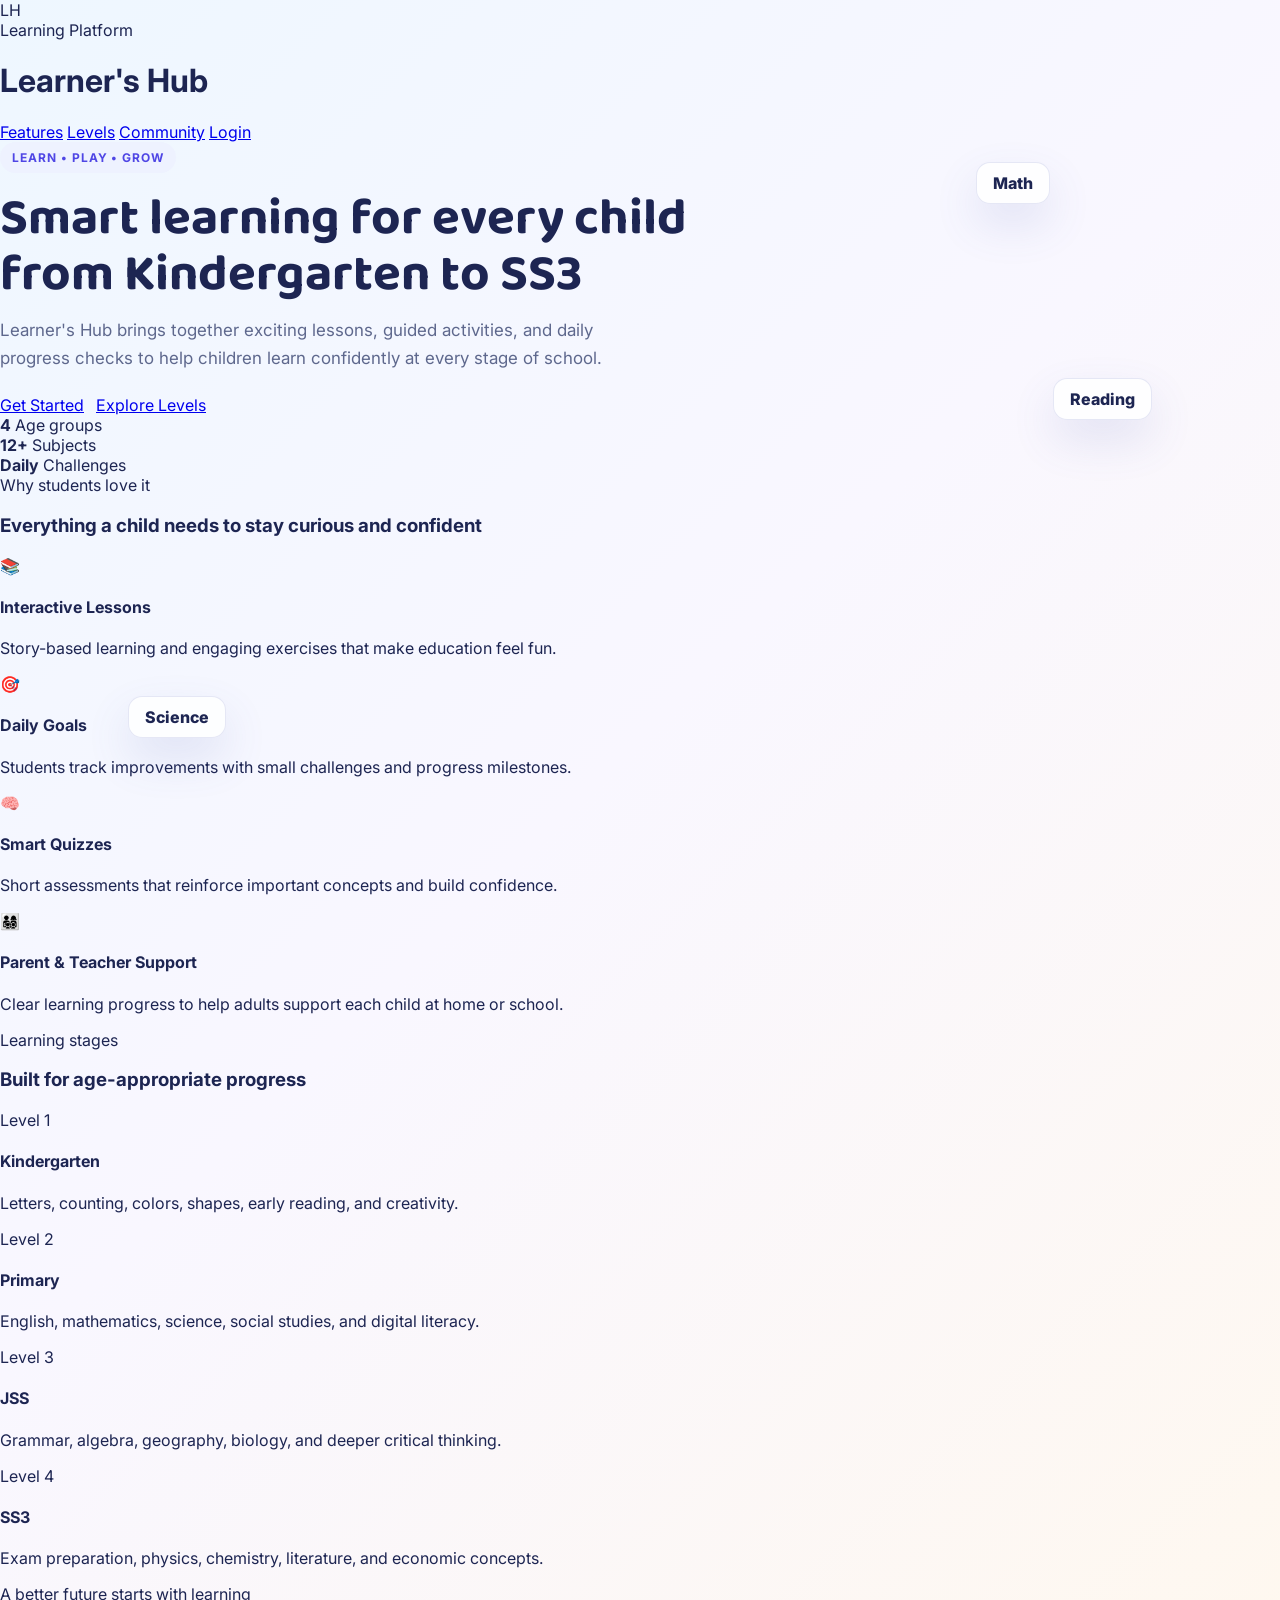
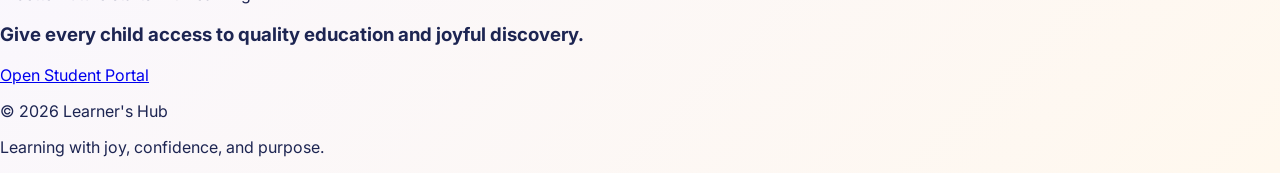
<file: index.html>
<!DOCTYPE html>
<html lang="en">
  <head>
    <meta charset="UTF-8" />
    <meta name="viewport" content="width=device-width, initial-scale=1.0" />
    <title>Learner's Hub | Learning for Every Child</title>
    <meta name="description" content="Learner's Hub is a colorful educational app for children from kindergarten through SS3 with interactive lessons, tests, and learning dashboards." />
    <link rel="preconnect" href="https://fonts.googleapis.com" />
    <link rel="preconnect" href="https://fonts.gstatic.com" crossorigin />
    <link href="https://fonts.googleapis.com/css2?family=Baloo+2:wght@400;600;700;800&family=Inter:wght@400;500;600;700;800&display=swap" rel="stylesheet" />
    <link rel="stylesheet" href="styles.css" />
  </head>
  <body class="landing-page">
    <header class="site-header">
      <div class="container nav-wrap">
        <div class="brand-box">
          <div class="brand-mark">LH</div>
          <div>
            <div class="brand-tag">Learning Platform</div>
            <h1>Learner's Hub</h1>
          </div>
        </div>

        <nav class="main-nav">
          <a href="#features">Features</a>
          <a href="#levels">Levels</a>
          <a href="#community">Community</a>
          <a href="login.html" class="nav-link-btn primary">Login</a>
        </nav>
      </div>
    </header>

    <main>
      <section class="hero container">
        <div class="hero-copy">
          <span class="tag">Learn • Play • Grow</span>
          <h2>Smart learning for every child from Kindergarten to SS3</h2>
          <p>
            Learner's Hub brings together exciting lessons, guided activities, and daily
            progress checks to help children learn confidently at every stage of school.
          </p>

          <div class="hero-actions">
            <a href="login.html" class="btn btn-primary">Get Started</a>
            <a href="#levels" class="btn btn-secondary">Explore Levels</a>
          </div>

          <div class="mini-stats">
            <div>
              <strong>4</strong>
              <span>Age groups</span>
            </div>
            <div>
              <strong>12+</strong>
              <span>Subjects</span>
            </div>
            <div>
              <strong>Daily</strong>
              <span>Challenges</span>
            </div>
          </div>
        </div>

        <div class="hero-visual" aria-hidden="true">
          <div class="floating-card card-one">Math</div>
          <div class="floating-card card-two">Science</div>
          <div class="floating-card card-three">Reading</div>
          <div class="globe-circle"></div>
          <div class="glow-ring"></div>
        </div>
      </section>

      <section id="features" class="container feature-section">
        <div class="section-heading">
          <span class="eyebrow">Why students love it</span>
          <h3>Everything a child needs to stay curious and confident</h3>
        </div>

        <div class="feature-grid">
          <article class="feature-card">
            <div class="feature-icon">📚</div>
            <h4>Interactive Lessons</h4>
            <p>Story-based learning and engaging exercises that make education feel fun.</p>
          </article>

          <article class="feature-card">
            <div class="feature-icon">🎯</div>
            <h4>Daily Goals</h4>
            <p>Students track improvements with small challenges and progress milestones.</p>
          </article>

          <article class="feature-card">
            <div class="feature-icon">🧠</div>
            <h4>Smart Quizzes</h4>
            <p>Short assessments that reinforce important concepts and build confidence.</p>
          </article>

          <article class="feature-card">
            <div class="feature-icon">👨‍👩‍👧‍👦</div>
            <h4>Parent & Teacher Support</h4>
            <p>Clear learning progress to help adults support each child at home or school.</p>
          </article>
        </div>
      </section>

      <section id="levels" class="container levels-section">
        <div class="section-heading">
          <span class="eyebrow">Learning stages</span>
          <h3>Built for age-appropriate progress</h3>
        </div>

        <div class="levels-grid">
          <div class="level-card pink">
            <span class="level-tag">Level 1</span>
            <h4>Kindergarten</h4>
            <p>Letters, counting, colors, shapes, early reading, and creativity.</p>
          </div>

          <div class="level-card green">
            <span class="level-tag">Level 2</span>
            <h4>Primary</h4>
            <p>English, mathematics, science, social studies, and digital literacy.</p>
          </div>

          <div class="level-card gold">
            <span class="level-tag">Level 3</span>
            <h4>JSS</h4>
            <p>Grammar, algebra, geography, biology, and deeper critical thinking.</p>
          </div>

          <div class="level-card blue">
            <span class="level-tag">Level 4</span>
            <h4>SS3</h4>
            <p>Exam preparation, physics, chemistry, literature, and economic concepts.</p>
          </div>
        </div>
      </section>

      <section id="community" class="container community-banner">
        <div>
          <span class="eyebrow">A better future starts with learning</span>
          <h3>Give every child access to quality education and joyful discovery.</h3>
        </div>
        <a href="login.html" class="btn btn-primary">Open Student Portal</a>
      </section>
    </main>

    <footer class="site-footer">
      <div class="container footer-wrap">
        <p>© 2026 Learner's Hub</p>
        <p>Learning with joy, confidence, and purpose.</p>
      </div>
    </footer>
  </body>
</html>
</file>
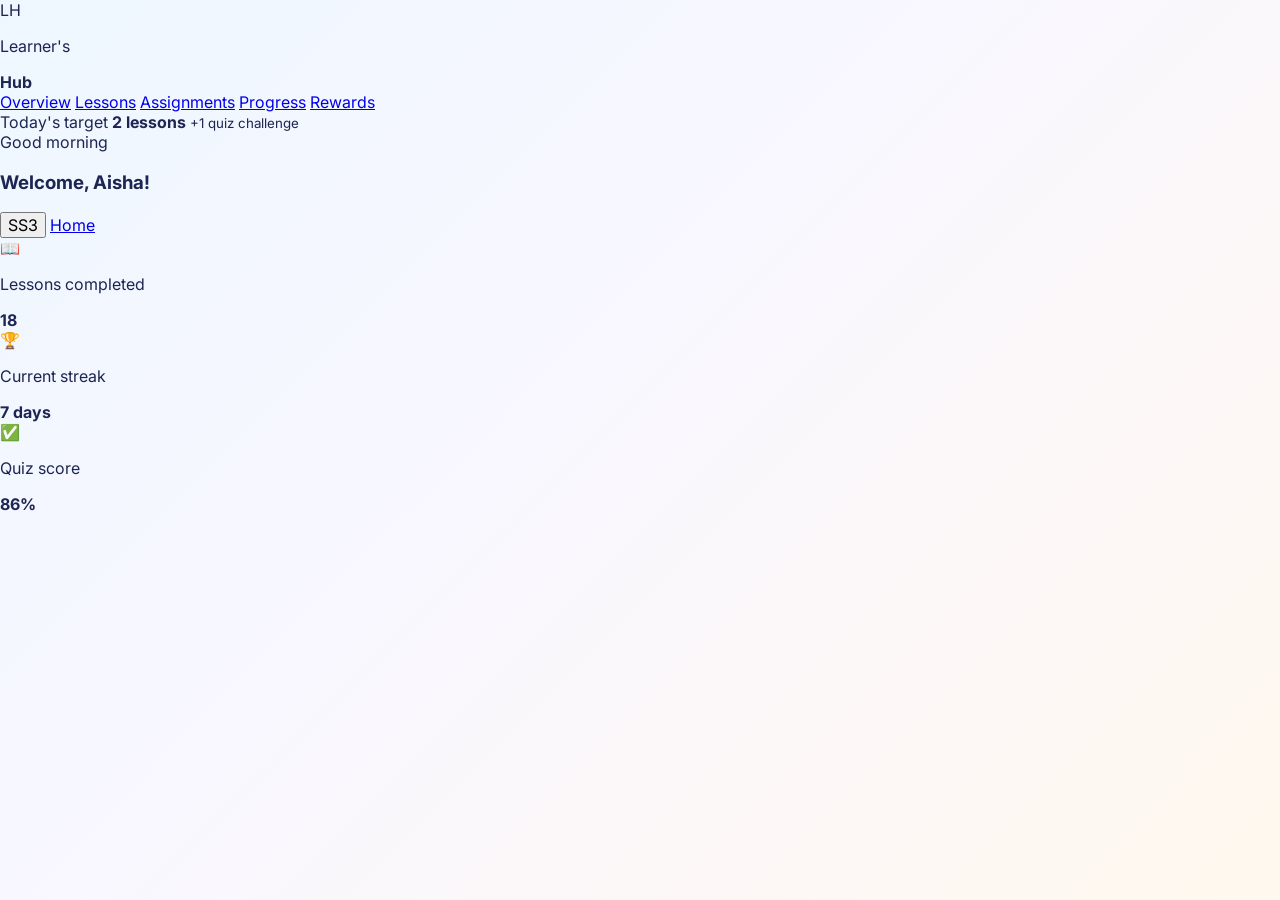
<file: dashboard.html>
<!DOCTYPE html>
<html lang="en">
  <head>
    <meta charset="UTF-8" />
    <meta name="viewport" content="width=device-width, initial-scale=1.0" />
    <title>Dashboard | Learner's Hub</title>
    <link rel="preconnect" href="https://fonts.googleapis.com" />
    <link rel="preconnect" href="https://fonts.gstatic.com" crossorigin />
    <link href="https://fonts.googleapis.com/css2?family=Baloo+2:wght@400;600;700;800&family=Inter:wght@400;500;600;700;800&display=swap" rel="stylesheet" />
    <link rel="stylesheet" href="styles.css" />
  </head>
  <body class="dashboard-page">
    <div class="dashboard-shell">
      <aside class="sidebar">
        <div class="sidebar-brand">
          <div class="brand-mark">LH</div>
          <div>
            <p>Learner's</p>
            <strong>Hub</strong>
          </div>
        </div>

        <nav class="sidebar-nav">
          <a href="#" class="active">Overview</a>
          <a href="#">Lessons</a>
          <a href="#">Assignments</a>
          <a href="#">Progress</a>
          <a href="#">Rewards</a>
        </nav>

        <div class="sidebar-card">
          <span>Today's target</span>
          <strong>2 lessons</strong>
          <small>+1 quiz challenge</small>
        </div>
      </aside>

      <main class="dashboard-main">
        <header class="dashboard-header">
          <div>
            <span class="eyebrow">Good morning</span>
            <h3>Welcome, Aisha!</h3>
          </div>
          <div class="header-actions">
            <button class="chip-btn">SS3</button>
            <a href="index.html" class="chip-btn ghost">Home</a>
          </div>
        </header>

        <section class="top-cards">
          <div class="info-card purple">
            <span class="card-icon">📖</span>
            <div>
              <p>Lessons completed</p>
              <strong>18</strong>
            </div>
          </div>

          <div class="info-card blue">
            <span class="card-icon">🏆</span>
            <div>
              <p>Current streak</p>
              <strong>7 days</strong>
            </div>
          </div>

          <div class="info-card green">
            <span class="card-icon">✅</span>
            <div>
              <p>Quiz score</p>
              <strong>86%</strong>
            </div>
          </div>
        </section>

        <section class="content-grid">
          <div class="panel lesson-panel">
            <div class="panel-header-inline">
              <h4>Today's lessons</h4>
              <button class="small-btn">View all</button>
            </div>

            <ul class="lesson-list">
              <li>
                <div>
                  <strong>Math: Fractions</strong>
                  <small>20 minutes</small>
                </div>
                <span class="status success">Done</span>
              </li>

              <li>
                <div>
                  <strong>Science: Plants</strong>
                  <small>15 minutes</small>
                </div>
                <span class="status active">Live</span>
              </li>

              <li>
                <div>
                  <strong>English: Grammar</strong>
                  <small>25 minutes</small>
                </div>
                <span class="status pending">Start</span>
              </li>
            </ul>
          </div>

          <div class="panel progress-panel">
            <div class="panel-header-inline">
              <h4>Progress</h4>
              <button class="small-btn">Stats</button>
            </div>

            <div class="progress-group">
              <label>Math</label>
              <div class="progress-bar"><span style="width: 82%"></span></div>
            </div>

            <div class="progress-group">
              <label>Science</label>
              <div class="progress-bar"><span style="width: 76%"></span></div>
            </div>

            <div class="progress-group">
              <label>Reading</label>
              <div class="progress-bar"><span style="width: 91%"></span></div>
            </div>
          </div>
        </section>

        <section class="bottom-grid">
          <div class="panel">
            <div class="panel-header-inline">
              <h4>Upcoming activities</h4>
              <button class="small-btn">Calendar</button>
            </div>

            <div class="activity-list">
              <div class="activity-item">
                <span class="dot blue"></span>
                <div>
                  <strong>Quiz Challenge</strong>
                  <small>Today · 4:00 PM</small>
                </div>
              </div>

              <div class="activity-item">
                <span class="dot green"></span>
                <div>
                  <strong>Art Club</strong>
                  <small>Tomorrow · 10:00 AM</small>
                </div>
              </div>

              <div class="activity-item">
                <span class="dot purple"></span>
                <div>
                  <strong>Parent Review</strong>
                  <small>Friday · 2:00 PM</small>
                </div>
              </div>
            </div>
          </div>

          <div class="panel reward-panel">
            <div class="panel-header-inline">
              <h4>Rewards</h4>
              <button class="small-btn">Claim</button>
            </div>

            <div class="reward-box">
              <div class="reward-medal">🏅</div>
              <div>
                <strong>Silver Star</strong>
                <p>Earned for excellent weekly progress.</p>
              </div>
            </div>
          </div>
        </section>
      </main>
    </div>

    <script src="script.js"></script>
  </body>
</html>
</file>
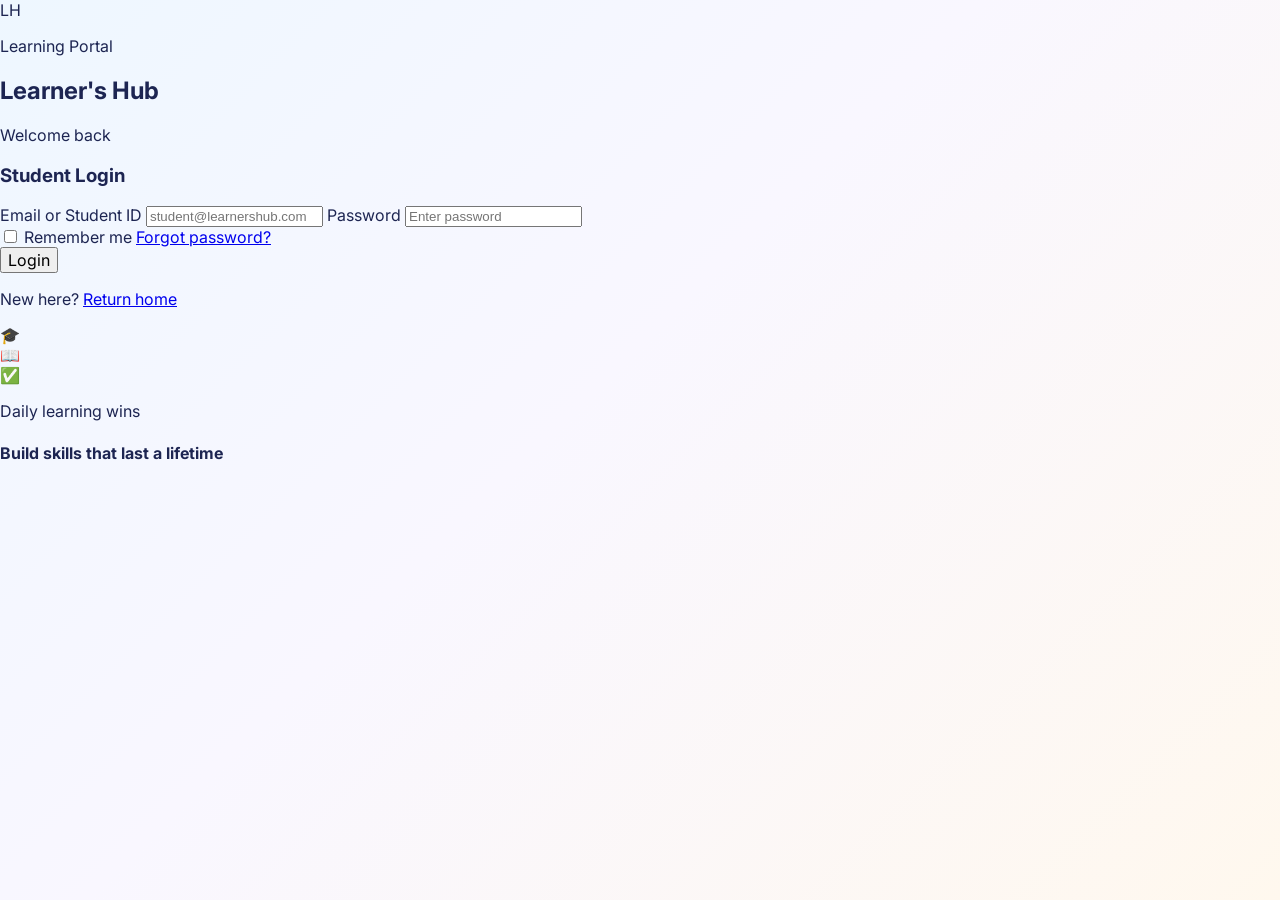
<file: login.html>
<!DOCTYPE html>
<html lang="en">
  <head>
    <meta charset="UTF-8" />
    <meta name="viewport" content="width=device-width, initial-scale=1.0" />
    <title>Login | Learner's Hub</title>
    <link rel="preconnect" href="https://fonts.googleapis.com" />
    <link rel="preconnect" href="https://fonts.gstatic.com" crossorigin />
    <link href="https://fonts.googleapis.com/css2?family=Baloo+2:wght@400;600;700;800&family=Inter:wght@400;500;600;700;800&display=swap" rel="stylesheet" />
    <link rel="stylesheet" href="styles.css" />
  </head>
  <body class="auth-page">
    <div class="auth-shell">
      <div class="auth-card">
        <div class="auth-brand">
          <div class="brand-mark">LH</div>
          <div>
            <p class="brand-tag">Learning Portal</p>
            <h2>Learner's Hub</h2>
          </div>
        </div>

        <div class="auth-header">
          <span class="eyebrow">Welcome back</span>
          <h3>Student Login</h3>
        </div>

        <form id="loginForm" class="auth-form">
          <label>
            <span>Email or Student ID</span>
            <input type="text" id="studentId" placeholder="student@learnershub.com" required />
          </label>

          <label>
            <span>Password</span>
            <input type="password" id="password" placeholder="Enter password" required />
          </label>

          <div class="checkbox-row">
            <label class="remember-me">
              <input type="checkbox" />
              <span>Remember me</span>
            </label>
            <a href="#">Forgot password?</a>
          </div>

          <button type="submit" class="btn btn-primary btn-block">Login</button>
        </form>

        <p class="switch-link">
          New here? <a href="index.html">Return home</a>
        </p>
      </div>

      <div class="auth-visual">
        <div class="visual-bubble bubble-one">🎓</div>
        <div class="visual-bubble bubble-two">📖</div>
        <div class="visual-bubble bubble-three">✅</div>
        <div class="visual-panel">
          <p>Daily learning wins</p>
          <h4>Build skills that last a lifetime</h4>
        </div>
      </div>
    </div>

    <script src="script.js"></script>
  </body>
</html>
</file>
<file: styles.css>
* {
  box-sizing: border-box;
}

:root {
  --bg: #f6f8ff;
  --card: #ffffff;
  --primary: #6c63ff;
  --primary-dark: #4f46e5;
  --accent: #ffb703;
  --mint: #6ee7b7;
  --pink: #f9a8d4;
  --blue: #93c5fd;
  --green: #86efac;
  --purple: #c4b5fd;
  --text: #1d2552;
  --muted: #5e688d;
  --shadow: 0 20px 45px rgba(88, 99, 180, 0.14);
}

html {
  scroll-behavior: smooth;
}

body {
  margin: 0;
  min-height: 100vh;
  font-family: "Inter", sans-serif;
  background: linear-gradient(135deg, #eef7ff 0%, #f9f7ff 45%, #fff8ee 100%);
  color: var(--text);
}

button {
  font: inherit;
}

.page-shell {
  max-width: 1280px;
  margin: 24px auto;
  padding: 18px 18px 40px;
}

.topbar {
  display: flex;
  justify-content: space-between;
  align-items: center;
  gap: 22px;
  padding: 18px 22px;
  background: rgba(255, 255, 255, 0.82);
  border: 1px solid rgba(117, 126, 200, 0.18);
  box-shadow: var(--shadow);
  border-radius: 22px;
  backdrop-filter: blur(8px);
}

.brand-wrap {
  display: flex;
  align-items: center;
  gap: 14px;
}

.brand-badge {
  width: 46px;
  height: 46px;
  display: grid;
  place-items: center;
  border-radius: 14px;
  background: linear-gradient(135deg, #7c3aed, #4f46e5);
  color: white;
  font-size: 1.5rem;
  font-weight: 800;
  box-shadow: 0 12px 22px rgba(99, 102, 241, 0.35);
}

.mini-title {
  margin: 0;
  font-size: 0.72rem;
  letter-spacing: 0.12em;
  text-transform: uppercase;
  color: var(--muted);
}

.brand-wrap h1 {
  margin: 4px 0 0;
  font-family: "Baloo 2", cursive;
  font-size: clamp(1.8rem, 2vw, 2.4rem);
}

.topnav {
  display: flex;
  flex-wrap: wrap;
  justify-content: flex-end;
  gap: 10px;
}

.nav-btn,
.primary-btn,
.secondary-btn,
.answer-btn,
.try-btn,
.new-quiz-btn {
  border: none;
  cursor: pointer;
  transition: transform 0.2s ease, box-shadow 0.2s ease, background 0.2s ease;
}

.nav-btn:hover,
.primary-btn:hover,
.secondary-btn:hover,
.answer-btn:hover,
.try-btn:hover,
.new-quiz-btn:hover {
  transform: translateY(-2px);
}

.nav-btn {
  padding: 10px 16px;
  background: #f3f4ff;
  color: var(--text);
  border-radius: 999px;
  font-weight: 700;
}

.nav-btn.active {
  background: var(--primary);
  color: white;
  box-shadow: 0 12px 25px rgba(108, 99, 255, 0.3);
}

.app-grid {
  display: grid;
  grid-template-columns: minmax(0, 2.3fr) minmax(300px, 0.9fr);
  gap: 24px;
  margin-top: 26px;
  align-items: start;
}

.main-panel {
  min-width: 0;
}

.panel {
  display: none;
  background: rgba(255, 255, 255, 0.72);
  border: 1px solid rgba(117, 126, 200, 0.15);
  border-radius: 26px;
  padding: 22px;
  box-shadow: var(--shadow);
  backdrop-filter: blur(6px);
}

.panel.active {
  display: block;
}

.hero {
  display: grid;
  grid-template-columns: 1.2fr 0.8fr;
  gap: 12px;
  align-items: center;
  min-height: 330px;
}

.tag {
  display: inline-block;
  background: #eef2ff;
  color: var(--primary-dark);
  padding: 8px 12px;
  border-radius: 999px;
  font-weight: 700;
  font-size: 0.75rem;
  letter-spacing: 0.08em;
  text-transform: uppercase;
}

.hero-copy h2 {
  margin: 18px 0 12px;
  font-family: "Baloo 2", cursive;
  line-height: 1.1;
  font-size: clamp(2.3rem, 4vw, 4rem);
}

.hero-copy p {
  margin: 0;
  max-width: 620px;
  color: var(--muted);
  font-size: 1.06rem;
  line-height: 1.7;
}

.hero-actions {
  margin-top: 22px;
  display: flex;
  flex-wrap: wrap;
  gap: 12px;
}

.primary-btn,
.secondary-btn,
.new-quiz-btn {
  padding: 14px 22px;
  border-radius: 14px;
  font-weight: 800;
}

.primary-btn {
  background: linear-gradient(135deg, var(--primary), var(--primary-dark));
  color: white;
  box-shadow: 0 16px 30px rgba(108, 99, 255, 0.28);
}

.secondary-btn,
.new-quiz-btn {
  background: #eef7ff;
  color: var(--text);
}

.hero-illustration {
  position: relative;
  min-height: 280px;
  border-radius: 28px;
  overflow: hidden;
  background: linear-gradient(135deg, #e0ebff, #f9e7ff 34%, #fff7d6 100%);
}

.planet {
  position: absolute;
  width: 180px;
  height: 180px;
  border-radius: 50%;
  background: radial-gradient(circle at 30% 30%, #fff9cf 0%, #ffd166 22%, #f59e0b 62%, #f97316 100%);
  top: 50%;
  left: 50%;
  transform: translate(-50%, -50%);
  box-shadow: inset -20px -12px 25px rgba(126, 54, 13, 0.18), 0 24px 42px rgba(249, 115, 22, 0.3);
}

.floating-card {
  position: absolute;
  padding: 10px 16px;
  background: rgba(255, 255, 255, 0.8);
  border-radius: 14px;
  border: 1px solid rgba(117, 126, 200, 0.18);
  box-shadow: var(--shadow);
  font-weight: 800;
  color: var(--text);
}

.card-one { top: 18%; right: 18%; }
.card-two { bottom: 18%; left: 10%; }
.card-three { top: 42%; right: 10%; }

.stats-grid {
  display: grid;
  grid-template-columns: repeat(4, minmax(0, 1fr));
  gap: 14px;
  margin-top: 20px;
}

.stat-box {
  background: white;
  border-radius: 18px;
  padding: 20px 16px;
  border: 1px solid rgba(117, 126, 200, 0.1);
  text-align: center;
}

.stat-box strong {
  display: block;
  font-size: 1.8rem;
  font-family: "Baloo 2", cursive;
}

.stat-box span {
  color: var(--muted);
}

.subject-strip {
  margin-top: 24px;
  display: grid;
  grid-template-columns: repeat(5, minmax(160px, 1fr));
  gap: 12px;
}

.subject-pill {
  display: flex;
  align-items: center;
  justify-content: center;
  gap: 8px;
  padding: 16px 10px;
  background: linear-gradient(135deg, #ffffff, #f5f7ff);
  border: 1px solid rgba(117, 126, 200, 0.12);
  border-radius: 16px;
  font-weight: 700;
}

.subject-pill .icon {
  width: 28px;
  height: 28px;
  display: grid;
  place-items: center;
  border-radius: 10px;
  background: #eef2ff;
}

.dashboard-row {
  margin-top: 20px;
  display: grid;
  grid-template-columns: repeat(2, minmax(0, 1fr));
  gap: 16px;
}

.mini-card {
  display: flex;
  align-items: center;
  gap: 16px;
  padding: 18px 18px;
  border-radius: 18px;
  border: 1px solid rgba(117, 126, 200, 0.12);
  background: #fff;
}

.mini-card h4 {
  margin: 0 0 6px;
  font-size: 1.1rem;
}

.mini-card p {
  margin: 0;
  color: var(--muted);
  line-height: 1.5;
}

.mini-icon {
  width: 52px;
  height: 52px;
  display: grid;
  place-items: center;
  border-radius: 16px;
  background: #eef2ff;
  font-size: 1.6rem;
}

.accent-purple .mini-icon { background: #f3e8ff; }
.accent-blue .mini-icon { background: #dbeafe; }

.panel-header {
  display: flex;
  justify-content: space-between;
  align-items: center;
  gap: 12px;
  margin-bottom: 18px;
}

.level-label {
  display: inline-block;
  color: var(--muted);
  font-weight: 700;
  letter-spacing: 0.08em;
  text-transform: uppercase;
  font-size: 0.7rem;
}

.panel-header h3 {
  margin: 4px 0 0;
  font-family: "Baloo 2", cursive;
  font-size: clamp(1.8rem, 2vw, 2.3rem);
}

.badge {
  display: inline-flex;
  align-items: center;
  justify-content: center;
  padding: 8px 12px;
  border-radius: 999px;
  font-size: 0.76rem;
  font-weight: 800;
}

.badge-pink { background: #fdf2f8; color: #be185d; }
.badge-green { background: #ecfdf5; color: #047857; }
.badge-gold { background: #fff7ed; color: #c2410c; }
.badge-blue { background: #eff6ff; color: #1d4ed8; }

.cards-grid {
  display: grid;
  grid-template-columns: repeat(auto-fit, minmax(220px, 1fr));
  gap: 18px;
}

.lesson-card {
  background: linear-gradient(180deg, #ffffff, #f7f9ff);
  border: 1px solid rgba(117, 126, 200, 0.12);
  border-radius: 20px;
  padding: 18px 16px;
  box-shadow: 0 12px 24px rgba(109, 116, 174, 0.08);
}

.lesson-icon {
  width: 52px;
  height: 52px;
  display: grid;
  place-items: center;
  border-radius: 16px;
  font-size: 1.5rem;
  background: linear-gradient(135deg, #fef3c7, #dbeafe);
  margin-bottom: 12px;
}

.lesson-card h4 {
  margin: 0 0 8px;
  font-size: 1.2rem;
}

.lesson-card p {
  margin: 0 0 14px;
  color: var(--muted);
  line-height: 1.6;
  min-height: 72px;
}

.lesson-card .meta {
  display: flex;
  justify-content: space-between;
  align-items: center;
  gap: 10px;
}

.lesson-chip {
  display: inline-block;
  padding: 6px 10px;
  border-radius: 999px;
  background: #eef2ff;
  color: var(--primary-dark);
  font-size: 0.72rem;
  font-weight: 800;
}

.try-btn {
  padding: 9px 12px;
  border-radius: 10px;
  background: linear-gradient(135deg, #f5f3ff, #e0f2fe);
  color: var(--text);
  font-weight: 700;
}

.quiz-panel {
  position: sticky;
  top: 18px;
  background: rgba(255, 255, 255, 0.8);
  border: 1px solid rgba(117, 126, 200, 0.15);
  border-radius: 26px;
  padding: 20px;
  box-shadow: var(--shadow);
}

.quiz-header {
  display: flex;
  justify-content: space-between;
  align-items: center;
  margin-bottom: 16px;
}

.quiz-header h4 {
  margin: 0;
  font-size: 1.45rem;
}

#quizLevelBadge {
  background: #eef2ff;
  color: var(--primary-dark);
  padding: 6px 10px;
  border-radius: 999px;
  font-size: 0.7rem;
  font-weight: 800;
}

.quiz-box {
  background: linear-gradient(180deg, #f9f5ff, #edf7ff);
  border-radius: 18px;
  padding: 18px;
  border: 1px solid rgba(117, 126, 200, 0.12);
}

.quiz-box h5 {
  font-size: 1.1rem;
  margin: 0 0 12px;
  line-height: 1.5;
}

.answer-list {
  display: grid;
  gap: 10px;
  margin-top: 16px;
}

.answer-btn {
  width: 100%;
  text-align: left;
  padding: 12px 14px;
  border-radius: 12px;
  background: white;
  color: var(--text);
  border: 1px solid rgba(117, 126, 200, 0.14);
  font-weight: 700;
}

.answer-btn.correct {
  background: #dcfce7;
  border-color: #4ade80;
  color: #166534;
}

.answer-btn.wrong {
  background: #fee2e2;
  border-color: #f87171;
  color: #991b1b;
}

.quiz-footer {
  display: flex;
  justify-content: space-between;
  align-items: center;
  gap: 10px;
  margin-top: 18px;
}

.score-pill {
  background: #ecfeff;
  color: #0f766e;
  border-radius: 999px;
  font-weight: 800;
  padding: 6px 10px;
}

@media (max-width: 980px) {
  .app-grid {
    grid-template-columns: 1fr;
  }

  .quiz-panel {
    position: static;
  }
}

@media (max-width: 720px) {
  .topbar {
    flex-direction: column;
    align-items: flex-start;
  }

  .topnav {
    justify-content: flex-start;
  }

  .hero {
    grid-template-columns: 1fr;
  }

  .stats-grid,
  .dashboard-row,
  .subject-strip {
    grid-template-columns: repeat(2, minmax(0, 1fr));
  }
}

@media (max-width: 520px) {
  .stats-grid,
  .dashboard-row,
  .subject-strip {
    grid-template-columns: 1fr;
  }
}
</file>
